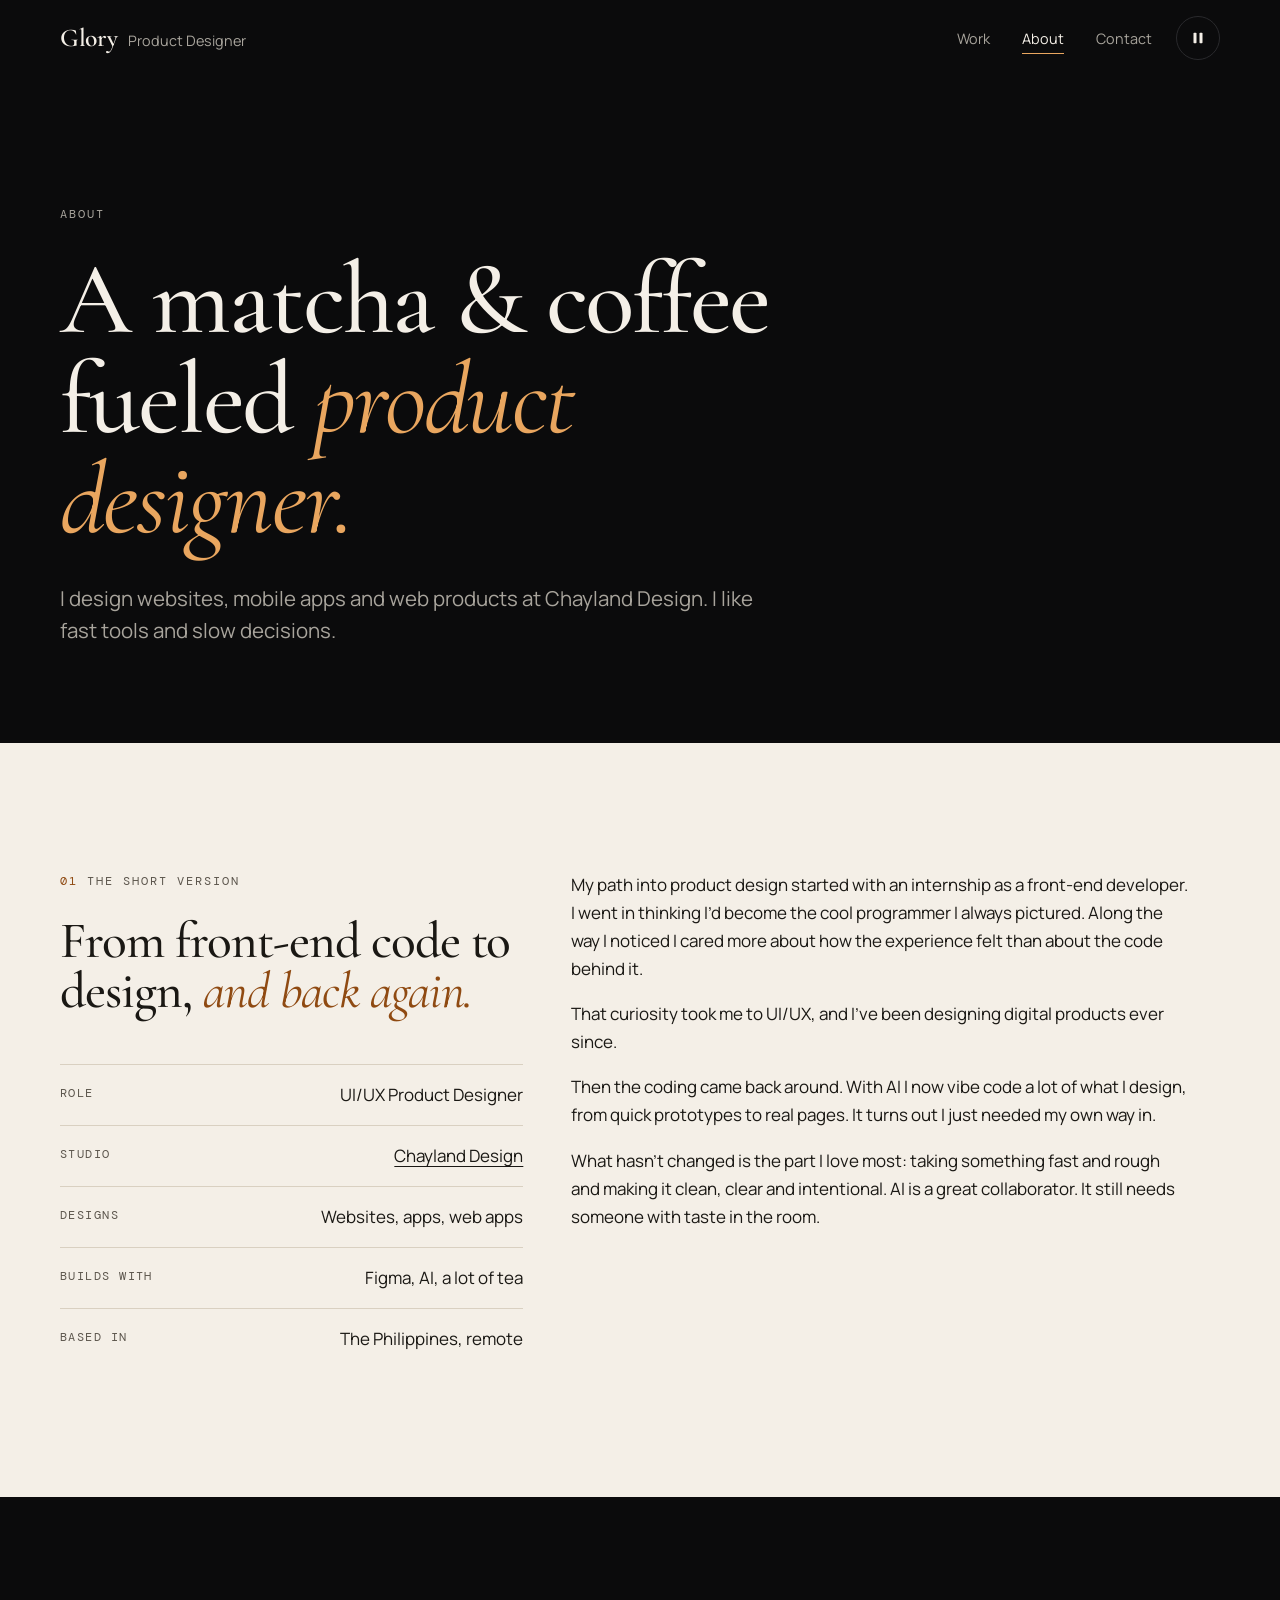
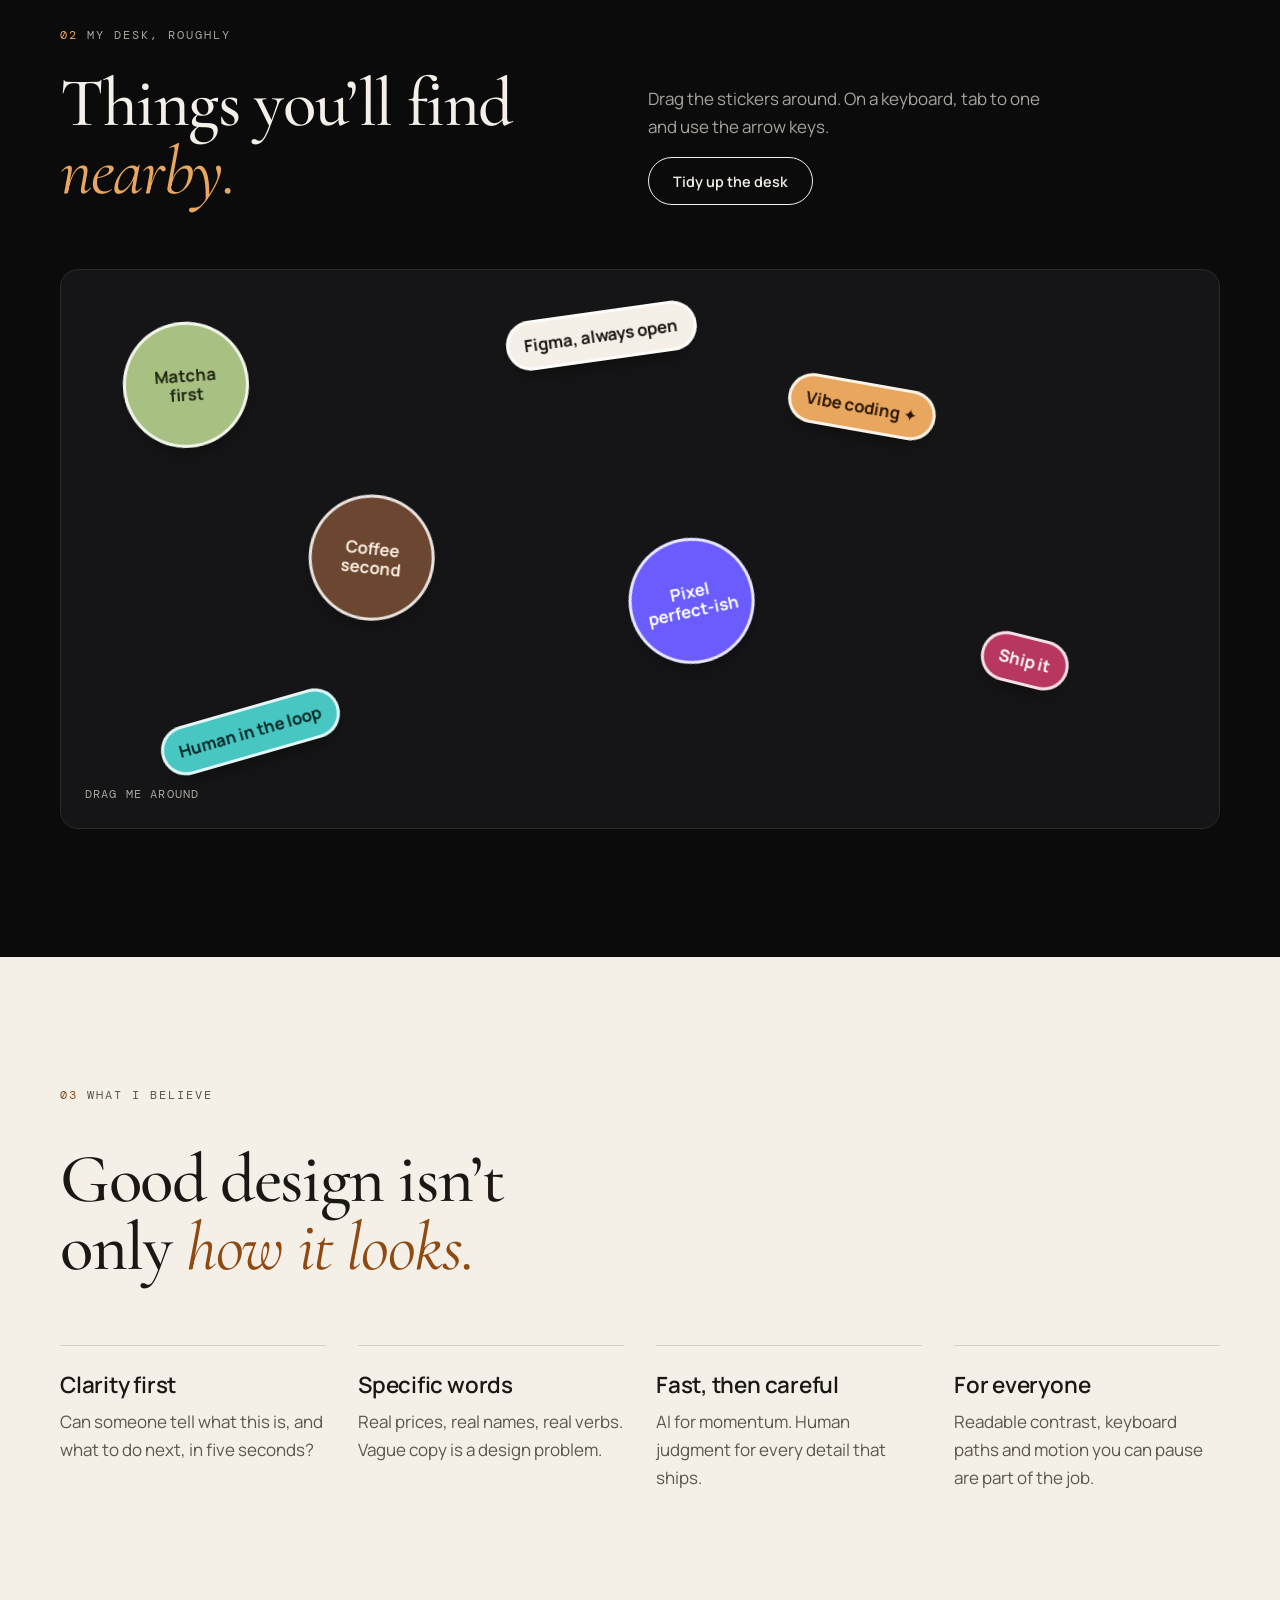
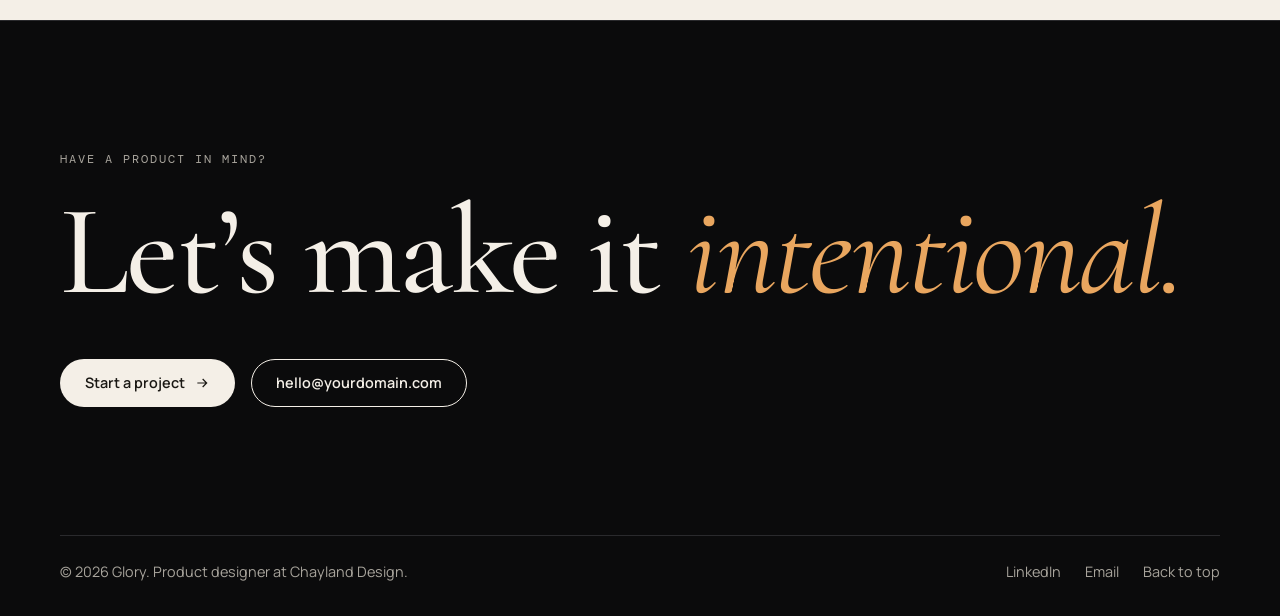
<file: about.html>
<!doctype html>
<html lang="en">
<head>
<meta charset="utf-8">
<meta name="viewport" content="width=device-width, initial-scale=1">
<title>About · Glory, Product Designer</title>
<meta name="description" content="From front-end internship to UI/UX product design, and back to code through AI. A matcha and coffee fueled designer.">
<meta name="theme-color" content="#0b0b0c">
<meta property="og:title" content="About · Glory, Product Designer">
<meta property="og:description" content="From front-end internship to UI/UX product design, and back to code through AI. A matcha and coffee fueled designer.">
<meta property="og:type" content="website">
<meta property="og:url" content="https://desisgnportfolio.vercel.app/about.html">
<meta property="og:image" content="https://desisgnportfolio.vercel.app/assets/img/og.jpg">
<meta name="twitter:card" content="summary_large_image">
<link rel="icon" href="assets/img/favicon.svg" type="image/svg+xml">
<link rel="preconnect" href="https://fonts.googleapis.com">
<link rel="preconnect" href="https://fonts.gstatic.com" crossorigin>
<link href="https://fonts.googleapis.com/css2?family=Cormorant+Garamond:ital,wght@0,500;0,600;1,400;1,500&family=DM+Mono:wght@400&family=Manrope:wght@300;400;600;700&display=swap" rel="stylesheet">
<link rel="stylesheet" href="assets/css/site.css">
<script>(function(){var d=document.documentElement,s=null;try{s=localStorage.getItem('motion')}catch(e){}var r=window.matchMedia('(prefers-reduced-motion: reduce)').matches;if(s==='off'||(s===null&&r))d.classList.add('no-motion');else d.classList.add('js-motion')})()</script>
</head>
<body>
<a class="skip" href="#main">Skip to content</a>
<header class="site-header">
  <div class="wrap nav">
    <a class="brand" href="index.html" aria-label="Glory, product designer. Home"><b>Glory</b><span>Product Designer</span></a>
    <button class="icon-btn menu-btn" type="button" aria-expanded="false" aria-controls="site-menu" aria-label="Open menu">
      <svg viewBox="0 0 24 24" fill="none" stroke="currentColor" stroke-width="1.8" aria-hidden="true"><path d="M4 8h16M4 16h16"/></svg>
    </button>
    <nav aria-label="Main">
      <ul class="nav-list" id="site-menu">
        <li><a href="index.html#work">Work</a></li>
        <li><a href="about.html" aria-current="page">About</a></li>
        <li><a href="contact.html">Contact</a></li>
      </ul>
    </nav>
    <button class="icon-btn motion-btn" type="button" data-motion-toggle aria-pressed="false" aria-label="Pause animations" title="Pause animations">
      <svg class="i-pause" viewBox="0 0 24 24" fill="currentColor" aria-hidden="true"><rect x="6" y="5" width="4" height="14" rx="1"/><rect x="14" y="5" width="4" height="14" rx="1"/></svg>
      <svg class="i-play" viewBox="0 0 24 24" fill="currentColor" aria-hidden="true"><path d="M7 5l12 7-12 7z"/></svg>
    </button>
  </div>
</header>

<main id="main">
  <section class="page-head dark">
    <div class="wrap">
      <p class="eyebrow reveal">About</p>
      <h1 class="reveal" style="--d:80ms">A matcha &amp; coffee fueled <em>product designer.</em></h1>
      <p class="lead reveal" style="--d:160ms">I design websites, mobile apps and web products at Chayland Design. I like fast tools and slow decisions.</p>
    </div>
  </section>

  <section class="section paper" aria-labelledby="story-title">
    <div class="wrap about-grid">
      <div class="reveal">
        <p class="eyebrow"><span class="num">01</span> The short version</p>
        <h2 id="story-title" style="margin-top:1.5rem;font-size:clamp(2rem,4vw,3.2rem)">From front-end code to design, <em>and back again.</em></h2>
        <ul class="facts" style="margin-top:3rem">
          <li><span>Role</span><span>UI/UX Product Designer</span></li>
          <li><span>Studio</span><span><a class="link" href="https://chayland.com/">Chayland Design</a></span></li>
          <li><span>Designs</span><span>Websites, apps, web apps</span></li>
          <li><span>Builds with</span><span>Figma, AI, a lot of tea</span></li>
          <li><span>Based in</span><span>The Philippines, remote</span></li>
        </ul>
      </div>
      <div class="prose reveal" style="--d:120ms">
        <p>My path into product design started with an internship as a front-end developer. I went in thinking I’d become the cool programmer I always pictured. Along the way I noticed I cared more about how the experience felt than about the code behind it.</p>
        <p>That curiosity took me to UI/UX, and I’ve been designing digital products ever since.</p>
        <p>Then the coding came back around. With AI I now vibe code a lot of what I design, from quick prototypes to real pages. It turns out I just needed my own way in.</p>
        <p>What hasn’t changed is the part I love most: taking something fast and rough and making it clean, clear and intentional. AI is a great collaborator. It still needs someone with taste in the room.</p>
      </div>
    </div>
  </section>

  <section class="section dark" aria-labelledby="desk-title">
    <div class="wrap">
      <div class="sec-head split reveal">
        <div>
          <p class="eyebrow"><span class="num">02</span> My desk, roughly</p>
          <h2 id="desk-title" style="margin-top:1.5rem">Things you’ll find <em>nearby.</em></h2>
        </div>
        <div>
          <p class="muted">Drag the stickers around. On a keyboard, tab to one and use the arrow keys.</p>
          <button class="btn btn-ghost" type="button" data-desk-reset style="margin-top:1rem">Tidy up the desk</button>
        </div>
      </div>
      <div class="desk reveal" role="group" aria-label="Sticker desk, decorative">
        <button type="button" class="sticker round s-matcha" data-fx=".06" data-fy=".12" aria-label="Matcha sticker. Use arrow keys to move.">Matcha<br>first</button>
        <button type="button" class="sticker round s-coffee" data-fx=".24" data-fy=".52" aria-label="Coffee sticker. Use arrow keys to move.">Coffee<br>second</button>
        <button type="button" class="sticker s-figma" data-fx=".46" data-fy=".08" aria-label="Figma sticker. Use arrow keys to move.">Figma, always open</button>
        <button type="button" class="sticker s-vibe" data-fx=".72" data-fy=".22" aria-label="Vibe coding sticker. Use arrow keys to move.">Vibe coding ✦</button>
        <button type="button" class="sticker round s-pixel" data-fx=".55" data-fy=".62" aria-label="Pixel perfect-ish sticker. Use arrow keys to move.">Pixel<br>perfect-ish</button>
        <button type="button" class="sticker s-ship" data-fx=".86" data-fy=".72" aria-label="Ship it sticker. Use arrow keys to move.">Ship it</button>
        <button type="button" class="sticker s-human" data-fx=".1" data-fy=".86" aria-label="Human in the loop sticker. Use arrow keys to move.">Human in the loop</button>
        <p class="desk-hint" aria-hidden="true">Drag me around</p>
      </div>
    </div>
  </section>

  <section class="section paper" aria-labelledby="believe-title">
    <div class="wrap">
      <div class="sec-head reveal">
        <p class="eyebrow"><span class="num">03</span> What I believe</p>
        <h2 id="believe-title" style="margin-top:1.5rem;max-width:16ch">Good design isn’t only <em>how it looks.</em></h2>
      </div>
      <ul class="cols-4">
        <li class="reveal"><h3>Clarity first</h3><p>Can someone tell what this is, and what to do next, in five seconds?</p></li>
        <li class="reveal" style="--d:80ms"><h3>Specific words</h3><p>Real prices, real names, real verbs. Vague copy is a design problem.</p></li>
        <li class="reveal" style="--d:160ms"><h3>Fast, then careful</h3><p>AI for momentum. Human judgment for every detail that ships.</p></li>
        <li class="reveal" style="--d:240ms"><h3>For everyone</h3><p>Readable contrast, keyboard paths and motion you can pause are part of the job.</p></li>
      </ul>
    </div>
  </section>
</main>
<footer class="site-footer dark">
  <div class="wrap">
    <div class="footer-cta reveal">
      <p class="eyebrow">Have a product in mind?</p>
      <h2 style="margin-top:1.5rem">Let’s make it <em>intentional.</em></h2>
      <div class="btn-row">
        <a class="btn btn-light" href="contact.html">Start a project <svg viewBox="0 0 24 24" fill="none" stroke="currentColor" stroke-width="1.8" aria-hidden="true"><path d="M5 12h14M13 6l6 6-6 6"/></svg></a>
        <a class="btn btn-ghost" href="mailto:hello@yourdomain.com">hello@yourdomain.com</a>
      </div>
    </div>
    <div class="footer-bottom">
      <p>© <span data-year>2026</span> Glory. Product designer at <a class="link" href="https://chayland.com/">Chayland Design</a>.</p>
      <ul>
        <li><a href="https://www.linkedin.com/" rel="noopener">LinkedIn</a></li>
        <li><a href="mailto:hello@yourdomain.com">Email</a></li>
        <li><a href="#main">Back to top</a></li>
      </ul>
    </div>
  </div>
</footer>
<script src="assets/js/site.js" defer></script>
</body>
</html>
</file>
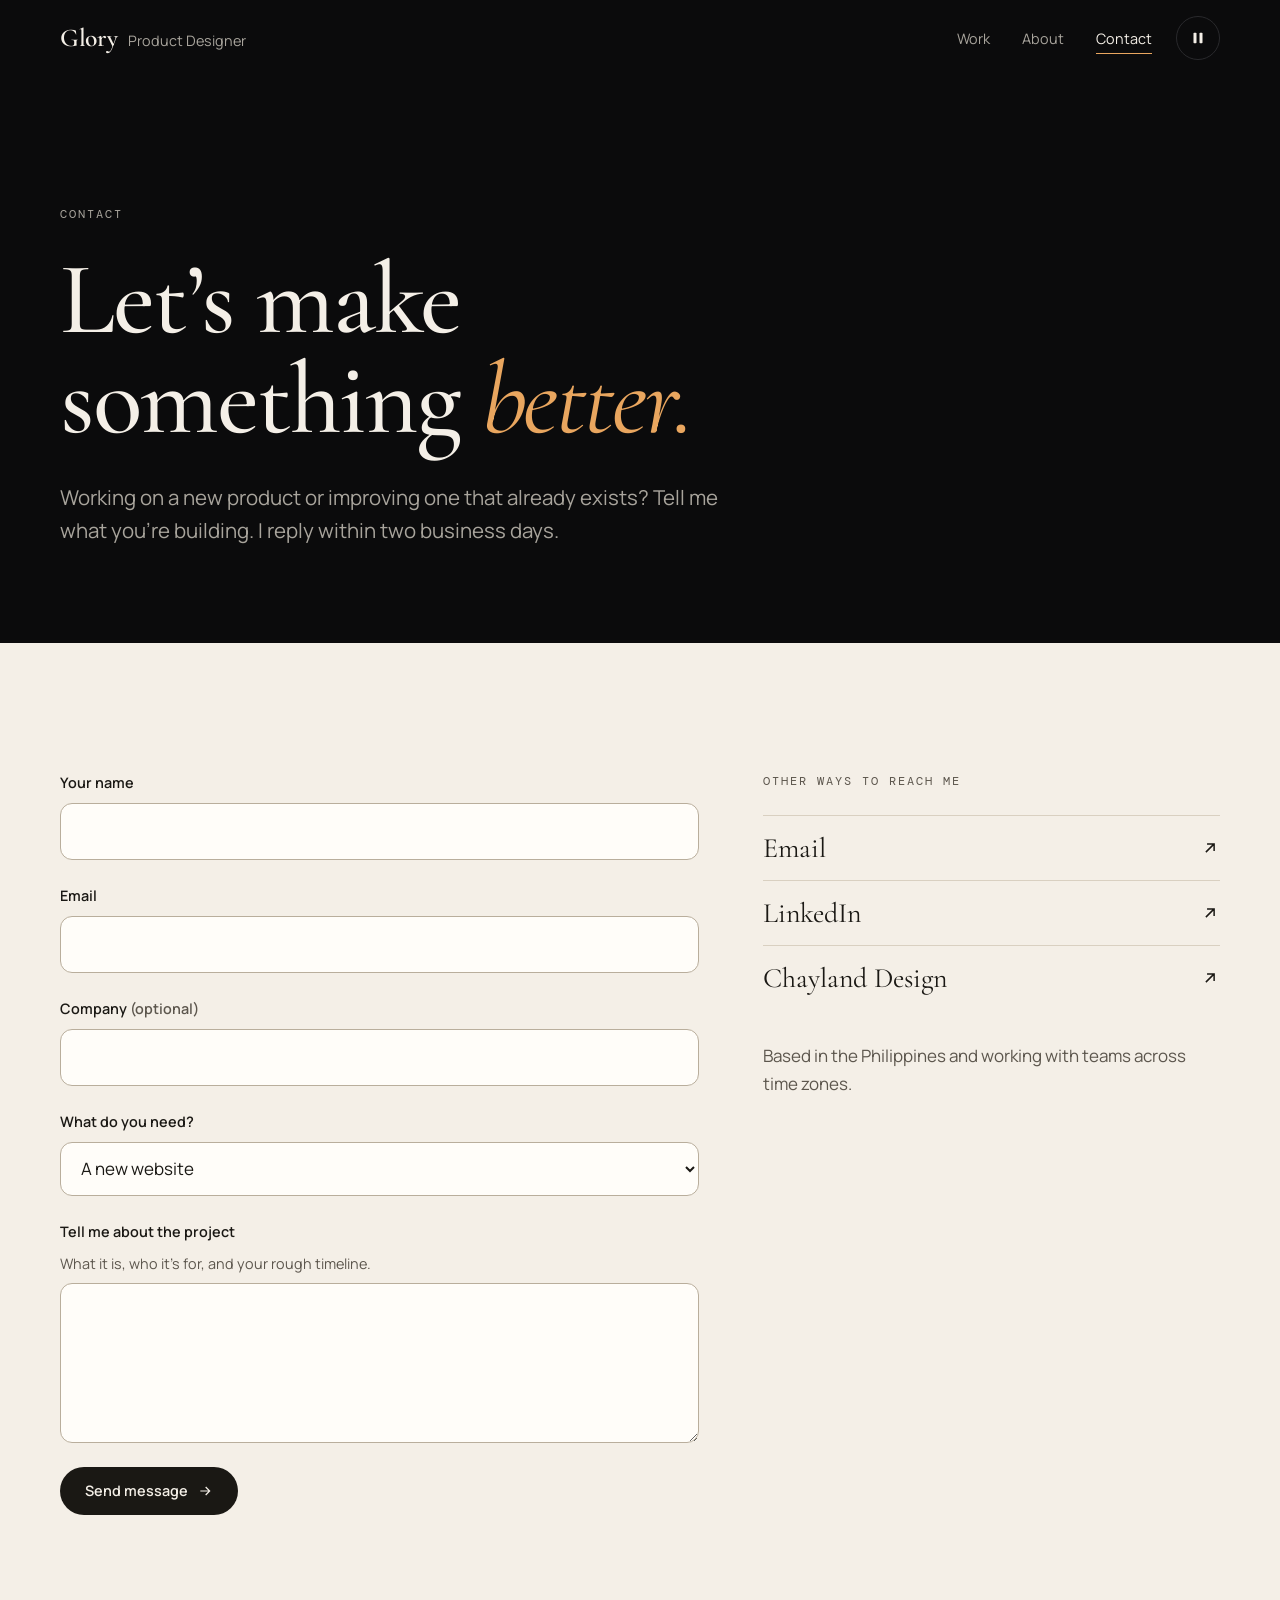
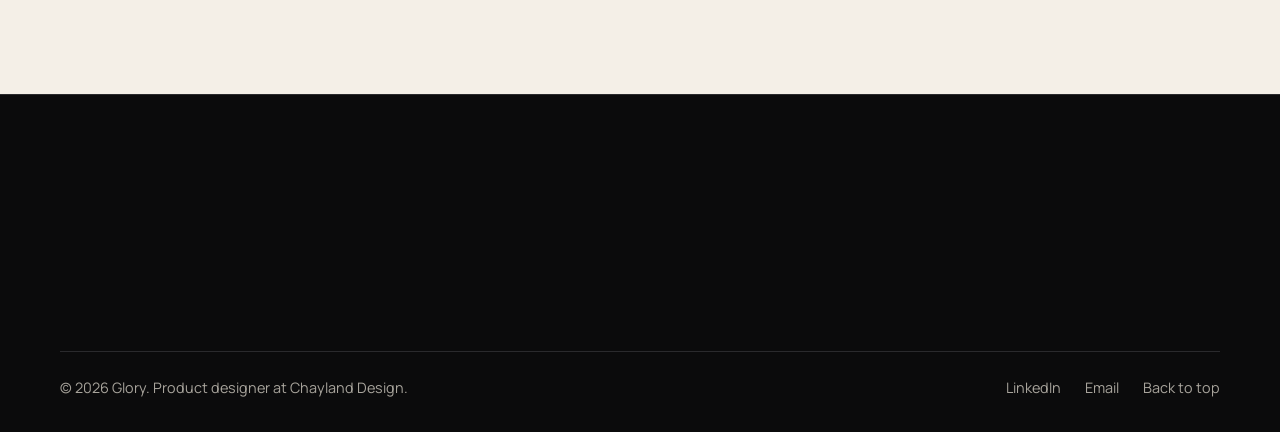
<file: contact.html>
<!doctype html>
<html lang="en">
<head>
<meta charset="utf-8">
<meta name="viewport" content="width=device-width, initial-scale=1">
<title>Contact · Glory, Product Designer</title>
<meta name="description" content="Working on a new product or improving an existing one? Tell Glory what you’re building.">
<meta name="theme-color" content="#0b0b0c">
<meta property="og:title" content="Contact · Glory, Product Designer">
<meta property="og:description" content="Working on a new product or improving an existing one? Tell Glory what you’re building.">
<meta property="og:type" content="website">
<meta property="og:url" content="https://desisgnportfolio.vercel.app/contact.html">
<meta property="og:image" content="https://desisgnportfolio.vercel.app/assets/img/og.jpg">
<meta name="twitter:card" content="summary_large_image">
<link rel="icon" href="assets/img/favicon.svg" type="image/svg+xml">
<link rel="preconnect" href="https://fonts.googleapis.com">
<link rel="preconnect" href="https://fonts.gstatic.com" crossorigin>
<link href="https://fonts.googleapis.com/css2?family=Cormorant+Garamond:ital,wght@0,500;0,600;1,400;1,500&family=DM+Mono:wght@400&family=Manrope:wght@300;400;600;700&display=swap" rel="stylesheet">
<link rel="stylesheet" href="assets/css/site.css">
<script>(function(){var d=document.documentElement,s=null;try{s=localStorage.getItem('motion')}catch(e){}var r=window.matchMedia('(prefers-reduced-motion: reduce)').matches;if(s==='off'||(s===null&&r))d.classList.add('no-motion');else d.classList.add('js-motion')})()</script>
</head>
<body>
<a class="skip" href="#main">Skip to content</a>
<header class="site-header">
  <div class="wrap nav">
    <a class="brand" href="index.html" aria-label="Glory, product designer. Home"><b>Glory</b><span>Product Designer</span></a>
    <button class="icon-btn menu-btn" type="button" aria-expanded="false" aria-controls="site-menu" aria-label="Open menu">
      <svg viewBox="0 0 24 24" fill="none" stroke="currentColor" stroke-width="1.8" aria-hidden="true"><path d="M4 8h16M4 16h16"/></svg>
    </button>
    <nav aria-label="Main">
      <ul class="nav-list" id="site-menu">
        <li><a href="index.html#work">Work</a></li>
        <li><a href="about.html">About</a></li>
        <li><a href="contact.html" aria-current="page">Contact</a></li>
      </ul>
    </nav>
    <button class="icon-btn motion-btn" type="button" data-motion-toggle aria-pressed="false" aria-label="Pause animations" title="Pause animations">
      <svg class="i-pause" viewBox="0 0 24 24" fill="currentColor" aria-hidden="true"><rect x="6" y="5" width="4" height="14" rx="1"/><rect x="14" y="5" width="4" height="14" rx="1"/></svg>
      <svg class="i-play" viewBox="0 0 24 24" fill="currentColor" aria-hidden="true"><path d="M7 5l12 7-12 7z"/></svg>
    </button>
  </div>
</header>

<main id="main">
  <section class="page-head dark">
    <div class="wrap">
      <p class="eyebrow reveal">Contact</p>
      <h1 class="reveal" style="--d:80ms">Let’s make something <em>better.</em></h1>
      <p class="lead reveal" style="--d:160ms">Working on a new product or improving one that already exists? Tell me what you’re building. I reply within two business days.</p>
    </div>
  </section>

  <section class="section paper" aria-labelledby="form-title">
    <div class="wrap contact-grid">
      <form class="form" id="contact-form" action="https://formspree.io/f/YOUR_FORM_ID" method="POST" data-email="hello@yourdomain.com" novalidate>
        <h2 id="form-title" class="sr-only">Project inquiry form</h2>
        <div class="field">
          <label for="name">Your name</label>
          <input id="name" name="name" type="text" autocomplete="name" required data-name="name" aria-describedby="name-error">
          <p class="error" id="name-error" aria-live="polite"></p>
        </div>
        <div class="field">
          <label for="email">Email</label>
          <input id="email" name="email" type="email" autocomplete="email" required data-name="email" aria-describedby="email-error">
          <p class="error" id="email-error" aria-live="polite"></p>
        </div>
        <div class="field">
          <label for="company">Company <span class="hint">(optional)</span></label>
          <input id="company" name="company" type="text" autocomplete="organization">
        </div>
        <div class="field">
          <label for="type">What do you need?</label>
          <select id="type" name="type">
            <option>A new website</option>
            <option>A mobile app</option>
            <option>A web app or portal</option>
            <option>A redesign of something existing</option>
            <option>Not sure yet</option>
          </select>
        </div>
        <div class="field">
          <label for="message">Tell me about the project</label>
          <p class="hint" id="message-hint">What it is, who it’s for, and your rough timeline.</p>
          <textarea id="message" name="message" required data-name="message" aria-describedby="message-hint message-error"></textarea>
          <p class="error" id="message-error" aria-live="polite"></p>
        </div>
        <input type="text" name="_gotcha" tabindex="-1" autocomplete="off" aria-hidden="true" style="position:absolute;left:-9999px">
        <div><button class="btn btn-dark" type="submit">Send message <svg viewBox="0 0 24 24" fill="none" stroke="currentColor" stroke-width="1.8" aria-hidden="true"><path d="M5 12h14M13 6l6 6-6 6"/></svg></button></div>
        <p class="form-status" id="form-status" role="status" aria-live="polite"></p>
      </form>

      <div>
        <p class="eyebrow">Other ways to reach me</p>
        <ul class="contact-links" style="margin-top:1.5rem">
          <li><a href="mailto:hello@yourdomain.com">Email <svg viewBox="0 0 24 24" fill="none" stroke="currentColor" stroke-width="1.8" aria-hidden="true"><path d="M5 12h14M13 6l6 6-6 6"/></svg></a></li>
          <li><a href="https://www.linkedin.com/" rel="noopener">LinkedIn <svg viewBox="0 0 24 24" fill="none" stroke="currentColor" stroke-width="1.8" aria-hidden="true"><path d="M5 12h14M13 6l6 6-6 6"/></svg></a></li>
          <li><a href="https://chayland.com/" rel="noopener">Chayland Design <svg viewBox="0 0 24 24" fill="none" stroke="currentColor" stroke-width="1.8" aria-hidden="true"><path d="M5 12h14M13 6l6 6-6 6"/></svg></a></li>
        </ul>
        <p class="muted" style="margin-top:2rem">Based in the Philippines and working with teams across time zones.</p>
      </div>
    </div>
  </section>
</main>
<footer class="site-footer dark">
  <div class="wrap">
    <div class="footer-bottom">
      <p>© <span data-year>2026</span> Glory. Product designer at <a class="link" href="https://chayland.com/">Chayland Design</a>.</p>
      <ul>
        <li><a href="https://www.linkedin.com/" rel="noopener">LinkedIn</a></li>
        <li><a href="mailto:hello@yourdomain.com">Email</a></li>
        <li><a href="#main">Back to top</a></li>
      </ul>
    </div>
  </div>
</footer>
<script src="assets/js/site.js" defer></script>
</body>
</html>
</file>
<file: assets/css/site.css>
/* =========================================================
   Glory · Product Designer
   One system: tokens, type, layout, components, motion.
   ========================================================= */

:root {
  /* colour */
  --ink: #0b0b0c;
  --ink-2: #151517;
  --ink-line: #2a2a2d;
  --paper: #f4efe7;
  --paper-2: #ebe4d8;
  --paper-line: #d9d0c1;
  --on-ink: #f4efe7;
  --on-ink-muted: #a8a49c;     /* 7.6:1 on ink */
  --on-paper: #1a1814;
  --on-paper-muted: #5c564d;   /* 6.6:1 on paper */
  --amber: #e9a65f;            /* accent on dark */
  --amber-deep: #8f4a12;       /* accent on light, 6.2:1 on paper */
  --focus: #e9a65f;

  /* type */
  --serif: "Cormorant Garamond", "Cormorant", Georgia, serif;
  --sans: "Manrope", system-ui, -apple-system, "Segoe UI", sans-serif;
  --mono: "DM Mono", ui-monospace, SFMono-Regular, Menlo, monospace;

  --fs-xs: 0.78rem;
  --fs-sm: 0.9rem;
  --fs-base: 1.0625rem;
  --fs-lg: clamp(1.125rem, 1.6vw, 1.3rem);
  --fs-h3: clamp(1.2rem, 1.8vw, 1.4rem);
  --fs-h2: clamp(2.4rem, 5.4vw, 4.4rem);
  --fs-h1: clamp(3rem, 8vw, 6.75rem);
  --fs-display: clamp(5.5rem, 23vw, 15rem);

  /* space (8pt) */
  --s1: 0.5rem; --s2: 1rem; --s3: 1.5rem; --s4: 2rem;
  --s5: 3rem; --s6: 4rem; --s7: 6rem; --s8: 8rem;

  --max: 1240px;
  --gutter: clamp(1rem, 4vw, 2.5rem);
  --radius: 18px;

  /* motion */
  --ease-out: cubic-bezier(.16, 1, .3, 1);
  --t-fast: 160ms;
  --t-med: 420ms;
  --t-slow: 900ms;
}

/* ---------- reset ---------- */
*, *::before, *::after { box-sizing: border-box; }
* { margin: 0; }
html { -webkit-text-size-adjust: 100%; scroll-padding-top: 88px; }
body {
  background: var(--ink);
  color: var(--on-ink);
  font-family: var(--sans);
  font-size: var(--fs-base);
  line-height: 1.65;
  -webkit-font-smoothing: antialiased;
  text-rendering: optimizeLegibility;
  overflow-x: clip;
}
img, svg, canvas, video { display: block; max-width: 100%; }
img { height: auto; }
a { color: inherit; }
button, input, textarea, select { font: inherit; color: inherit; }
::selection { background: var(--amber); color: var(--ink); }

:focus-visible {
  outline: 2px solid var(--focus);
  outline-offset: 3px;
  border-radius: 4px;
}
.paper :focus-visible { outline-color: var(--amber-deep); }

.skip {
  position: absolute; left: var(--s2); top: -100px; z-index: 1000;
  background: var(--paper); color: var(--on-paper);
  padding: var(--s1) var(--s2); border-radius: 999px; font-weight: 600;
  text-decoration: none;
}
.skip:focus { top: var(--s2); }

.sr-only {
  position: absolute; width: 1px; height: 1px; padding: 0; margin: -1px;
  overflow: hidden; clip: rect(0 0 0 0); white-space: nowrap; border: 0;
}

/* ---------- layout ---------- */
.wrap { width: 100%; max-width: var(--max); margin-inline: auto; padding-inline: var(--gutter); }
.section { padding-block: clamp(var(--s6), 10vw, var(--s8)); }
.paper { background: var(--paper); color: var(--on-paper); }
.paper-2 { background: var(--paper-2); color: var(--on-paper); }
.dark { background: var(--ink); color: var(--on-ink); }

/* ---------- type ---------- */
h1, h2, .display, .serif {
  font-family: var(--serif);
  font-weight: 500;
  letter-spacing: -0.02em;
  line-height: 0.98;
}
h1 { font-size: var(--fs-h1); }
h2 { font-size: var(--fs-h2); }
h3 { font-family: var(--sans); font-size: var(--fs-h3); font-weight: 600; letter-spacing: -0.01em; line-height: 1.3; }
h1 em, h2 em, .display em { font-style: italic; font-weight: 400; color: var(--amber); }
.paper h1 em, .paper h2 em, .paper-2 h2 em { color: var(--amber-deep); }

.eyebrow {
  font-family: var(--mono);
  font-size: var(--fs-xs);
  letter-spacing: 0.16em;
  text-transform: uppercase;
  color: var(--on-ink-muted);
  display: flex; align-items: center; gap: 0.75em;
}
.paper .eyebrow, .paper-2 .eyebrow { color: var(--on-paper-muted); }
.eyebrow .num { color: var(--amber); }
.paper .eyebrow .num, .paper-2 .eyebrow .num { color: var(--amber-deep); }

.lead { font-size: var(--fs-lg); line-height: 1.6; max-width: 58ch; }
.muted { color: var(--on-ink-muted); }
.paper .muted, .paper-2 .muted { color: var(--on-paper-muted); }
.prose p + p { margin-top: 1em; }
.prose { max-width: 62ch; }

.link {
  text-decoration: underline; text-decoration-thickness: 1px;
  text-underline-offset: 0.25em; text-decoration-color: currentColor;
  transition: color var(--t-fast);
}
.link:hover { color: var(--amber); }
.paper .link:hover { color: var(--amber-deep); }

/* ---------- header ---------- */
.site-header {
  position: fixed; inset: 0 0 auto 0; z-index: 100;
  transition: background var(--t-med), border-color var(--t-med), transform var(--t-med) var(--ease-out);
  border-bottom: 1px solid transparent;
}
.site-header.is-solid {
  background: rgba(11, 11, 12, 0.86);
  backdrop-filter: blur(14px);
  -webkit-backdrop-filter: blur(14px);
  border-color: var(--ink-line);
}
.site-header.is-hidden { transform: translateY(-100%); }
.nav { display: flex; align-items: center; height: 76px; gap: var(--s3); }
.brand { margin-right: auto;  text-decoration: none; display: inline-flex; align-items: baseline; gap: 0.6em; white-space: nowrap; }
.brand b { font-family: var(--serif); font-size: 1.6rem; font-weight: 600; letter-spacing: -0.01em; }
.brand span { font-size: var(--fs-sm); color: var(--on-ink-muted); }
.nav-list { display: flex; align-items: center; gap: var(--s4); list-style: none; padding: 0; }
.nav-list a {
  text-decoration: none; font-size: var(--fs-sm); color: var(--on-ink-muted);
  position: relative; padding-block: var(--s1); transition: color var(--t-fast);
}
.nav-list a:hover, .nav-list a[aria-current="page"] { color: var(--on-ink); }
.nav-list a[aria-current="page"]::after {
  content: ""; position: absolute; left: 0; right: 0; bottom: 2px; height: 1px; background: var(--amber);
}
.icon-btn {
  width: 44px; height: 44px; border-radius: 50%;
  display: inline-grid; place-items: center;
  background: transparent; border: 1px solid var(--ink-line); cursor: pointer;
  transition: border-color var(--t-fast), background var(--t-fast);
}
.icon-btn:hover { border-color: var(--on-ink-muted); }
.icon-btn svg { width: 18px; height: 18px; }
.menu-btn { display: none; }
.motion-btn .i-play { display: none; }
html.no-motion .motion-btn .i-play { display: block; }
html.no-motion .motion-btn .i-pause { display: none; }

@media (max-width: 760px) {
  .brand span { display: none; }
  .menu-btn { display: inline-grid; order: 3; }
  .nav { gap: var(--s1); }
  .nav-list {
    position: fixed; inset: 76px 0 auto 0;
    flex-direction: column; align-items: stretch; gap: 0;
    background: var(--ink); border-bottom: 1px solid var(--ink-line);
    padding: var(--s2) var(--gutter) var(--s4);
    display: none;
  }
  .nav-list.is-open { display: flex; }
  .nav-list a { display: block; font-family: var(--serif); font-size: 2.25rem; color: var(--on-ink); padding-block: var(--s1); }
  .nav-list a[aria-current="page"]::after { display: none; }
  .nav-list a[aria-current="page"] { color: var(--amber); }
}

/* ---------- buttons ---------- */
.btn {
  display: inline-flex; align-items: center; gap: 0.6em;
  min-height: 48px; padding: 0 1.5rem; border-radius: 999px;
  font-weight: 600; font-size: var(--fs-sm); text-decoration: none;
  border: 1px solid transparent; cursor: pointer;
  transition: background var(--t-fast), color var(--t-fast), border-color var(--t-fast), transform var(--t-fast);
}
.btn svg { width: 16px; height: 16px; transition: transform var(--t-med) var(--ease-out); }
.btn:hover svg { transform: translateX(3px); }
.btn-light { background: var(--paper); color: var(--on-paper); }
.btn-light:hover { background: var(--amber); }
.btn-dark { background: var(--on-paper); color: var(--paper); }
.btn-dark:hover { background: var(--amber-deep); }
.btn-ghost { border-color: currentColor; background: transparent; }
.btn-ghost:hover { background: var(--on-ink); color: var(--ink); }
.paper .btn-ghost:hover { background: var(--on-paper); color: var(--paper); }
.btn-row { display: flex; flex-wrap: wrap; gap: var(--s2); }

/* ---------- hero (home) ---------- */
.hero {
  position: relative; min-height: 100svh; display: grid; place-items: center;
  overflow: hidden; isolation: isolate; text-align: center;
  padding: 120px var(--gutter) var(--s7);
}
.orb-wrap { position: absolute; inset: 0; z-index: -1; display: grid; place-items: center; }
.orb-glow {
  position: absolute; width: min(70vmin, 720px); aspect-ratio: 1; border-radius: 50%;
  background: conic-gradient(from 210deg, #f0a95c, #d4557a, #6a5cff, #47c6c2, #f0a95c);
  filter: blur(70px) saturate(1.1); opacity: 0.38;
  animation: spin 24s linear infinite;
}
#orb { position: absolute; inset: 0; width: 100%; height: 100%; }
.hero::after {
  content: ""; position: absolute; inset: 0; z-index: -1; pointer-events: none;
  background:
    radial-gradient(48% 40% at 50% 52%, rgba(11,11,12,.55), transparent 80%),
    linear-gradient(to bottom, rgba(11,11,12,.6), transparent 22%, transparent 78%, var(--ink));
}
.hero-hello { font-family: var(--sans); font-weight: 300; font-size: clamp(0.85rem, 1.6vw, 1.35rem); letter-spacing: 0.42em; text-transform: uppercase; padding-left: 0.42em; }
.hero-name {
  font-family: var(--serif); font-weight: 500; font-size: var(--fs-display);
  line-height: 0.86; letter-spacing: -0.03em; margin-block: 0.12em 0.18em;
  display: flex; justify-content: center;
}
.hero-name span { display: inline-block; }
.hero-sub { font-weight: 300; font-size: clamp(1.05rem, 1.9vw, 1.45rem); line-height: 1.6; max-width: 30ch; margin-inline: auto; }
.hero-meta {
  position: absolute; left: var(--gutter); right: var(--gutter); bottom: var(--s4);
  display: flex; justify-content: space-between; gap: var(--s2);
  font-family: var(--mono); font-size: var(--fs-xs); letter-spacing: 0.12em; text-transform: uppercase;
  color: var(--on-ink-muted);
}
.hero-meta a { text-decoration: none; }
.hero-meta a:hover { color: var(--on-ink); }
.status-dot { display: inline-block; width: 8px; height: 8px; border-radius: 50%; background: #7bd88f; margin-right: 0.6em; box-shadow: 0 0 0 0 rgba(123,216,143,.6); animation: ping 2.4s infinite; }
@media (max-width: 560px) { .hero-meta .hide-sm { display: none; } .hero-meta { justify-content: center; } }

/* ---------- intro statement ---------- */
.statement { font-family: var(--serif); font-size: clamp(2rem, 4.6vw, 3.9rem); line-height: 1.08; letter-spacing: -0.015em; max-width: 20ch; }
.statement em { font-style: italic; color: var(--amber-deep); }
.intro-grid { display: grid; gap: var(--s5); grid-template-columns: 1fr; }
@media (min-width: 900px) { .intro-grid { grid-template-columns: 1.4fr 1fr; align-items: end; } }

.sec-head { display: grid; gap: var(--s2); margin-bottom: clamp(var(--s5), 6vw, var(--s6)); }
@media (min-width: 900px) {
  .sec-head.split { grid-template-columns: 1fr 1fr; align-items: end; }
  .sec-head.split p { justify-self: end; max-width: 42ch; }
}

/* ---------- work grid ---------- */
.work-grid { display: grid; gap: var(--s6) var(--s4); grid-template-columns: 1fr; list-style: none; padding: 0; }
@media (min-width: 820px) {
  .work-grid { grid-template-columns: 1fr 1fr; }
  .work-grid > li:nth-child(even) { margin-top: var(--s8); }
}
.work-card { display: block; text-decoration: none; position: relative; }
.work-card .media {
  border-radius: var(--radius); overflow: hidden; aspect-ratio: 16 / 10; background: var(--paper-2);
}
.work-card .media img { width: 100%; height: 100%; object-fit: cover; transition: transform var(--t-slow) var(--ease-out); }
.work-card:hover .media img, .work-card:focus-visible .media img { transform: scale(1.04); }
.work-card .info { display: grid; grid-template-columns: auto 1fr; gap: 0 var(--s2); margin-top: var(--s3); }
.work-card .idx { font-family: var(--mono); font-size: var(--fs-xs); color: var(--amber-deep); padding-top: 0.7em; }
.work-card h3 { font-family: var(--serif); font-weight: 500; font-size: clamp(1.9rem, 3vw, 2.5rem); line-height: 1.05; letter-spacing: -0.015em; }
.work-card h3 .arrow { display: inline-block; transition: transform var(--t-med) var(--ease-out); }
.work-card:hover h3 .arrow { transform: translate(4px, -4px); }
.work-card p { grid-column: 2; color: var(--on-paper-muted); margin-top: var(--s1); max-width: 46ch; }
.tags { grid-column: 2; display: flex; flex-wrap: wrap; gap: var(--s1); margin-top: var(--s2); list-style: none; padding: 0; }
.tags li { font-family: var(--mono); font-size: 0.72rem; letter-spacing: 0.08em; text-transform: uppercase; border: 1px solid var(--paper-line); border-radius: 999px; padding: 0.3em 0.9em; color: var(--on-paper-muted); }
.dark .tags li { border-color: var(--ink-line); color: var(--on-ink-muted); }

/* cursor bubble (fine pointers only, decorative) */
.cursor-bubble {
  position: fixed; left: 0; top: 0; z-index: 90; pointer-events: none;
  width: 108px; height: 108px; border-radius: 50%;
  display: grid; place-items: center; text-align: center;
  background: var(--on-paper); color: var(--paper);
  font-family: var(--mono); font-size: 0.72rem; letter-spacing: 0.1em; text-transform: uppercase; line-height: 1.3;
  transform: translate(-50%, -50%) scale(0); transition: transform var(--t-med) var(--ease-out);
}
.cursor-bubble.is-on { transform: translate(-50%, -50%) scale(1); }
@media (hover: none), (pointer: coarse) { .cursor-bubble { display: none; } }

/* ---------- compare (AI draft vs human touch) ---------- */
.compare { position: relative; width: 100%; border-radius: var(--radius); overflow: hidden; border: 1px solid var(--ink-line); height: clamp(480px, 50vw, 640px); --pos: 50%; user-select: none; }
.compare .layer { position: absolute; inset: 0; display: grid; place-items: center; padding: clamp(1.25rem, 4vw, 3.5rem); }
.compare .after { clip-path: inset(0 0 0 var(--pos)); }
.compare .divider { position: absolute; top: 0; bottom: 0; left: var(--pos); width: 2px; background: var(--paper); transform: translateX(-1px); pointer-events: none; }
.compare .knob { position: absolute; top: 50%; left: 50%; width: 48px; height: 48px; border-radius: 50%; background: var(--paper); color: var(--ink); display: grid; place-items: center; transform: translate(-50%, -50%); box-shadow: 0 8px 30px rgba(0,0,0,.35); }
.compare .knob svg { width: 22px; height: 22px; }
.compare input[type="range"] { position: absolute; inset: 0; width: 100%; height: 100%; opacity: 0; cursor: ew-resize; margin: 0; }
.compare input[type="range"]:focus-visible ~ .divider .knob { outline: 3px solid var(--amber); outline-offset: 3px; }
.compare .tag-l, .compare .tag-r { position: absolute; top: var(--s2); font-family: var(--mono); font-size: 0.72rem; letter-spacing: 0.12em; text-transform: uppercase; padding: 0.4em 0.9em; border-radius: 999px; z-index: 2; pointer-events: none; }
.compare .tag-l { left: var(--s2); background: rgba(255,255,255,.9); color: #222; }
.compare .tag-r { right: var(--s2); background: var(--ink); color: var(--paper); }

/* the "AI draft" mock: deliberately generic */
.mock-ai { background: linear-gradient(135deg, #5b3df5, #b83df5 55%, #ff7ac6); color: #fff; font-family: system-ui, sans-serif; }
.mock-ai .card { text-align: center; max-width: 560px; }
.mock-ai .pill { display: inline-block; background: rgba(255,255,255,.2); border-radius: 999px; padding: 4px 12px; font-size: 13px; margin-bottom: 14px; }
.mock-ai .h { font-size: clamp(1.4rem, 3.4vw, 2.6rem); font-weight: 800; line-height: 1.1; }
.mock-ai .p { margin-top: 12px; opacity: .9; font-size: clamp(.85rem, 1.4vw, 1rem); }
.mock-ai .b { display: flex; gap: 10px; justify-content: center; margin-top: 20px; flex-wrap: wrap; }
.mock-ai .b span { padding: 10px 18px; border-radius: 12px; background: #fff; color: #5b3df5; font-weight: 700; font-size: 14px; }
.mock-ai .b span + span { background: rgba(255,255,255,.18); color: #fff; }
.mock-ai .f { display: flex; gap: 10px; justify-content: center; margin-top: 22px; flex-wrap: wrap; font-size: 13px; }
.mock-ai .f span { background: rgba(255,255,255,.14); border-radius: 12px; padding: 8px 12px; }

.mock-human { background: #f5f8fb; color: #0d2340; font-family: var(--sans); }
.mock-human .card { max-width: 600px; width: 100%; }
.mock-human .k { font-size: 12px; font-weight: 700; color: #0b4fa3; letter-spacing: .08em; text-transform: uppercase; }
.mock-human .h { font-size: clamp(1.6rem, 3.8vw, 3rem); font-weight: 800; line-height: 1.02; letter-spacing: -0.03em; margin-top: 8px; }
.mock-human .p { margin-top: 12px; color: #3b4d66; font-size: clamp(.85rem, 1.4vw, 1.05rem); max-width: 42ch; }
.mock-human .row { display: flex; align-items: center; gap: 16px; margin-top: 22px; flex-wrap: wrap; }
.mock-human .b { padding: 12px 20px; border-radius: 999px; background: #0b4fa3; color: #fff; font-weight: 700; font-size: 14px; }
.mock-human .price { font-size: 14px; color: #3b4d66; }
.mock-human .price b { color: #0d2340; }
.mock-human .proof { margin-top: 18px; font-size: 13px; color: #3b4d66; display: flex; gap: 14px; flex-wrap: wrap; }

.diff-list { display: grid; gap: var(--s4); margin-top: var(--s5); list-style: none; padding: 0; }
@media (min-width: 760px) { .diff-list { grid-template-columns: repeat(3, 1fr); } }
.diff-list li { border-top: 1px solid var(--ink-line); padding-top: var(--s3); }
.diff-list h3 { margin-bottom: var(--s1); }
.diff-list p { color: var(--on-ink-muted); }

/* ---------- services + process ---------- */
.cols-4 { display: grid; gap: var(--s4); grid-template-columns: 1fr; list-style: none; padding: 0; }
@media (min-width: 640px) { .cols-4 { grid-template-columns: 1fr 1fr; } }
@media (min-width: 1040px) { .cols-4 { grid-template-columns: repeat(4, 1fr); } }
.cols-4 li { border-top: 1px solid var(--paper-line); padding-top: var(--s3); }
.cols-4 .eyebrow { margin-bottom: var(--s3); }
.cols-4 p { color: var(--on-paper-muted); margin-top: var(--s1); }

.steps { list-style: none; padding: 0; counter-reset: step; }
.steps li {
  display: grid; grid-template-columns: 4.5rem 1fr; gap: var(--s2);
  padding-block: var(--s4); border-top: 1px solid var(--paper-line); align-items: baseline;
}
@media (min-width: 900px) { .steps li { grid-template-columns: 6rem 1fr 1.2fr; } }
.steps .n { font-family: var(--mono); font-size: var(--fs-sm); color: var(--amber-deep); }
.steps h3 { font-family: var(--serif); font-weight: 500; font-size: clamp(2rem, 4vw, 3rem); line-height: 1; }
.steps p { grid-column: 2; color: var(--on-paper-muted); }
@media (min-width: 900px) { .steps p { grid-column: 3; } }

/* ---------- marquee ---------- */
.marquee { overflow: hidden; border-block: 1px solid var(--ink-line); padding-block: var(--s3); }
.marquee-track { display: flex; width: max-content; animation: marquee 38s linear infinite; }
.marquee:hover .marquee-track { animation-play-state: paused; }
.marquee span { font-family: var(--serif); font-style: italic; font-size: clamp(2.2rem, 5vw, 4rem); padding-inline: 0.5em; white-space: nowrap; }
.marquee span:nth-child(even) { font-style: normal; color: var(--amber); font-size: 1.4em; padding-inline: 0; line-height: 1; align-self: center; }

/* ---------- now / currently ---------- */
.now { display: grid; gap: var(--s4); align-items: center; }
@media (min-width: 900px) { .now { grid-template-columns: 1fr auto; } }

/* ---------- footer ---------- */
.site-footer { padding-top: clamp(var(--s6), 10vw, var(--s8)); padding-bottom: var(--s4); border-top: 1px solid var(--ink-line); }
.footer-cta h2 { font-size: clamp(3rem, 10vw, 8.5rem); line-height: 0.92; }
.footer-cta .btn-row { margin-top: var(--s5); }
.footer-bottom {
  display: flex; flex-wrap: wrap; justify-content: space-between; gap: var(--s2);
  margin-top: clamp(var(--s6), 10vw, var(--s8)); padding-top: var(--s3); border-top: 1px solid var(--ink-line);
  font-size: var(--fs-sm); color: var(--on-ink-muted);
}
.footer-bottom ul { display: flex; flex-wrap: wrap; gap: var(--s3); list-style: none; padding: 0; }
.footer-bottom a { text-decoration: none; }
.footer-bottom a:hover { color: var(--on-ink); text-decoration: underline; text-underline-offset: .25em; }

/* ---------- page header (inner pages) ---------- */
.page-head { padding-top: calc(76px + clamp(var(--s6), 10vw, var(--s8))); padding-bottom: clamp(var(--s5), 8vw, var(--s7)); }
.page-head h1 { margin-top: var(--s3); max-width: 15ch; }
.page-head .lead { margin-top: var(--s4); color: var(--on-ink-muted); }

/* ---------- case study ---------- */
.back { display: flex; width: fit-content; align-items: center; gap: .5em; text-decoration: none; font-size: var(--fs-sm); color: var(--on-ink-muted); min-height: 44px; }
.back:hover { color: var(--on-ink); }
.back svg { width: 16px; height: 16px; transform: rotate(180deg); }

.meta-grid { display: grid; gap: var(--s3) var(--s4); grid-template-columns: repeat(auto-fit, minmax(150px, 1fr)); margin-top: var(--s6); padding-top: var(--s4); border-top: 1px solid var(--ink-line); }
.meta-grid dt { font-family: var(--mono); font-size: 0.72rem; letter-spacing: 0.14em; text-transform: uppercase; color: var(--on-ink-muted); }
.meta-grid dd { margin-top: var(--s1); font-size: var(--fs-sm); line-height: 1.5; }
.meta-grid a { text-underline-offset: .25em; }

.cover { margin-top: 0; }
.cover img { width: 100%; border-radius: var(--radius); }

.cs-block { display: grid; gap: var(--s3) var(--s5); }
@media (min-width: 900px) { .cs-block { grid-template-columns: 1fr 1.6fr; } }
.cs-block h2 { font-size: clamp(2rem, 4vw, 3.2rem); }
.cs-block + .cs-block { margin-top: clamp(var(--s6), 8vw, var(--s7)); }

.decisions { list-style: none; padding: 0; display: grid; gap: clamp(var(--s6), 9vw, var(--s8)); }
.decision { display: grid; gap: var(--s4); align-items: center; }
@media (min-width: 900px) {
  .decision { grid-template-columns: 1fr 1.5fr; }
  .decision:nth-child(even) .decision-text { order: 2; }
}
.decision-text .eyebrow { margin-bottom: var(--s2); }
.decision-text h3 { font-family: var(--serif); font-weight: 500; font-size: clamp(1.8rem, 3vw, 2.4rem); line-height: 1.08; margin-bottom: var(--s2); }
.decision-text p { color: var(--on-paper-muted); }
.shot { border-radius: 14px; overflow: hidden; border: 1px solid var(--paper-line); background: #fff; box-shadow: 0 30px 60px -30px rgba(26,24,20,.35); }
.shot img { width: 100%; }
figure figcaption { font-size: var(--fs-sm); color: var(--on-paper-muted); margin-top: var(--s2); }
.dark figure figcaption { color: var(--on-ink-muted); }
.full-bleed img { width: 100%; border-radius: var(--radius); }
.tall-shot { max-height: 760px; overflow: hidden; }
.tall-shot img { object-fit: cover; object-position: top; }

.outcome-list { list-style: none; padding: 0; display: grid; gap: var(--s3); margin-top: var(--s2); }
.outcome-list li { padding-left: 1.75rem; position: relative; }
.outcome-list li::before { content: ""; position: absolute; left: 0; top: .72em; width: 0.9rem; height: 1px; background: currentColor; }

.next-project { display: block; text-decoration: none; padding-block: clamp(var(--s6), 10vw, var(--s8)); }
.next-project .display { font-size: clamp(3rem, 10vw, 8rem); margin-top: var(--s2); transition: color var(--t-med); }
.next-project:hover .display { color: var(--amber); }

/* ---------- about ---------- */
.about-grid { display: grid; gap: var(--s5); }
@media (min-width: 900px) { .about-grid { grid-template-columns: 1fr 1.4fr; } }
.facts { list-style: none; padding: 0; display: grid; gap: 0; }
.facts li { display: flex; justify-content: space-between; gap: var(--s2); padding-block: var(--s2); border-top: 1px solid var(--paper-line); }
.facts li span:first-child { font-family: var(--mono); font-size: 0.75rem; letter-spacing: .12em; text-transform: uppercase; color: var(--on-paper-muted); padding-top: .25em; }
.facts li span:last-child { text-align: right; }

.desk {
  position: relative; height: clamp(420px, 60vw, 560px); border-radius: var(--radius);
  background: var(--ink-2); border: 1px solid var(--ink-line); overflow: hidden; touch-action: none;
}
.desk-hint { position: absolute; left: var(--s3); bottom: var(--s3); font-family: var(--mono); font-size: 0.72rem; letter-spacing: .1em; text-transform: uppercase; color: var(--on-ink-muted); max-width: 32ch; }
.sticker {
  position: absolute; left: 0; top: 0; cursor: grab; border: 0;
  padding: 0.65em 1.1em; border-radius: 999px; font-weight: 700; font-size: clamp(0.85rem, 1.6vw, 1.05rem);
  box-shadow: 0 10px 24px -8px rgba(0,0,0,.5), inset 0 0 0 3px rgba(255,255,255,.85);
  transition: box-shadow var(--t-fast), scale var(--t-fast);
  will-change: transform; white-space: nowrap;
}
.sticker:active { cursor: grabbing; scale: 1.06; }
.sticker.is-dragging { z-index: 10; box-shadow: 0 24px 40px -10px rgba(0,0,0,.6), inset 0 0 0 3px #fff; }
.sticker.round { width: 7.5em; height: 7.5em; padding: 0; display: grid; place-items: center; text-align: center; line-height: 1.15; white-space: normal; }
.s-matcha { background: #a9c083; color: #1d2610; }
.s-coffee { background: #6b4630; color: #fbeee0; }
.s-figma { background: #f4efe7; color: #1a1814; }
.s-vibe { background: #e9a65f; color: #2a1606; }
.s-pixel { background: #6a5cff; color: #fff; }
.s-ship { background: #b8375e; color: #fff; }
.s-human { background: #47c6c2; color: #062625; }

/* ---------- contact ---------- */
.contact-grid { display: grid; gap: var(--s6); }
@media (min-width: 900px) { .contact-grid { grid-template-columns: 1.4fr 1fr; } }
.form { display: grid; gap: var(--s3); }
.field { display: grid; gap: var(--s1); }
.field label { font-weight: 600; font-size: var(--fs-sm); }
.field .hint { font-size: var(--fs-sm); color: var(--on-paper-muted); }
.field input, .field textarea, .field select {
  width: 100%; min-height: 52px; padding: 0.85rem 1rem; border-radius: 12px;
  background: #fffdf9; border: 1px solid #b9ae9c; color: var(--on-paper);
  transition: border-color var(--t-fast), box-shadow var(--t-fast);
}
.field textarea { min-height: 160px; resize: vertical; }
.field input:focus, .field textarea:focus, .field select:focus { outline: none; border-color: var(--on-paper); box-shadow: 0 0 0 3px rgba(143,74,18,.35); }
.field [aria-invalid="true"] { border-color: #a3261b; }
.field .error { color: #a3261b; font-size: var(--fs-sm); font-weight: 600; }
.field .error:empty { display: none; }
.form-status { font-weight: 600; min-height: 1.6em; }
.contact-links { list-style: none; padding: 0; }
.contact-links li { border-top: 1px solid var(--paper-line); }
.contact-links a { display: flex; justify-content: space-between; align-items: center; min-height: 64px; text-decoration: none; font-family: var(--serif); font-size: 1.75rem; }
.contact-links a:hover { color: var(--amber-deep); }
.contact-links svg { width: 20px; height: 20px; transform: rotate(-45deg); }

/* ---------- reveal motion ---------- */
.js-motion .reveal { opacity: 0; transform: translateY(28px); transition: opacity var(--t-slow) var(--ease-out), transform var(--t-slow) var(--ease-out); transition-delay: var(--d, 0ms); }
.js-motion .reveal.is-in { opacity: 1; transform: none; }
.js-motion .hero-name span { opacity: 0; transform: translateY(0.35em) rotate(4deg); filter: blur(8px); transition: opacity 1.1s var(--ease-out), transform 1.1s var(--ease-out), filter 1.1s var(--ease-out); transition-delay: calc(300ms + var(--i) * 90ms); }
.js-motion .hero-hello, .js-motion .hero-sub, .js-motion .hero-meta { opacity: 0; transition: opacity 1.2s var(--ease-out); }
.js-motion .hero-sub { transition-delay: 1s; }
.js-motion .hero-meta { transition-delay: 1.3s; }
.js-motion .hero.is-in .hero-name span { opacity: 1; transform: none; filter: none; }
.js-motion .hero.is-in .hero-hello, .js-motion .hero.is-in .hero-sub, .js-motion .hero.is-in .hero-meta { opacity: 1; }

@keyframes spin { to { transform: rotate(360deg); } }
@keyframes marquee { to { transform: translateX(-50%); } }
@keyframes ping { 0% { box-shadow: 0 0 0 0 rgba(123,216,143,.55); } 80%, 100% { box-shadow: 0 0 0 10px rgba(123,216,143,0); } }

/* motion off: OS setting or the on-page toggle */
html.no-motion *, html.no-motion *::before, html.no-motion *::after {
  animation-duration: 0.001ms !important; animation-iteration-count: 1 !important;
  transition-duration: 0.001ms !important; transition-delay: 0ms !important; scroll-behavior: auto !important;
}
html.no-motion .reveal, html.no-motion .hero-name span,
html.no-motion .hero-hello, html.no-motion .hero-sub, html.no-motion .hero-meta { opacity: 1 !important; transform: none !important; filter: none !important; }
html.no-motion .marquee-track { animation: none; }
html.no-motion .cursor-bubble { display: none; }
@media (prefers-reduced-motion: no-preference) { html:not(.no-motion) { scroll-behavior: smooth; } }

@media print {
  .site-header, .orb-wrap, .cursor-bubble, .marquee { display: none !important; }
  body { background: #fff; color: #000; }
}
</file>
